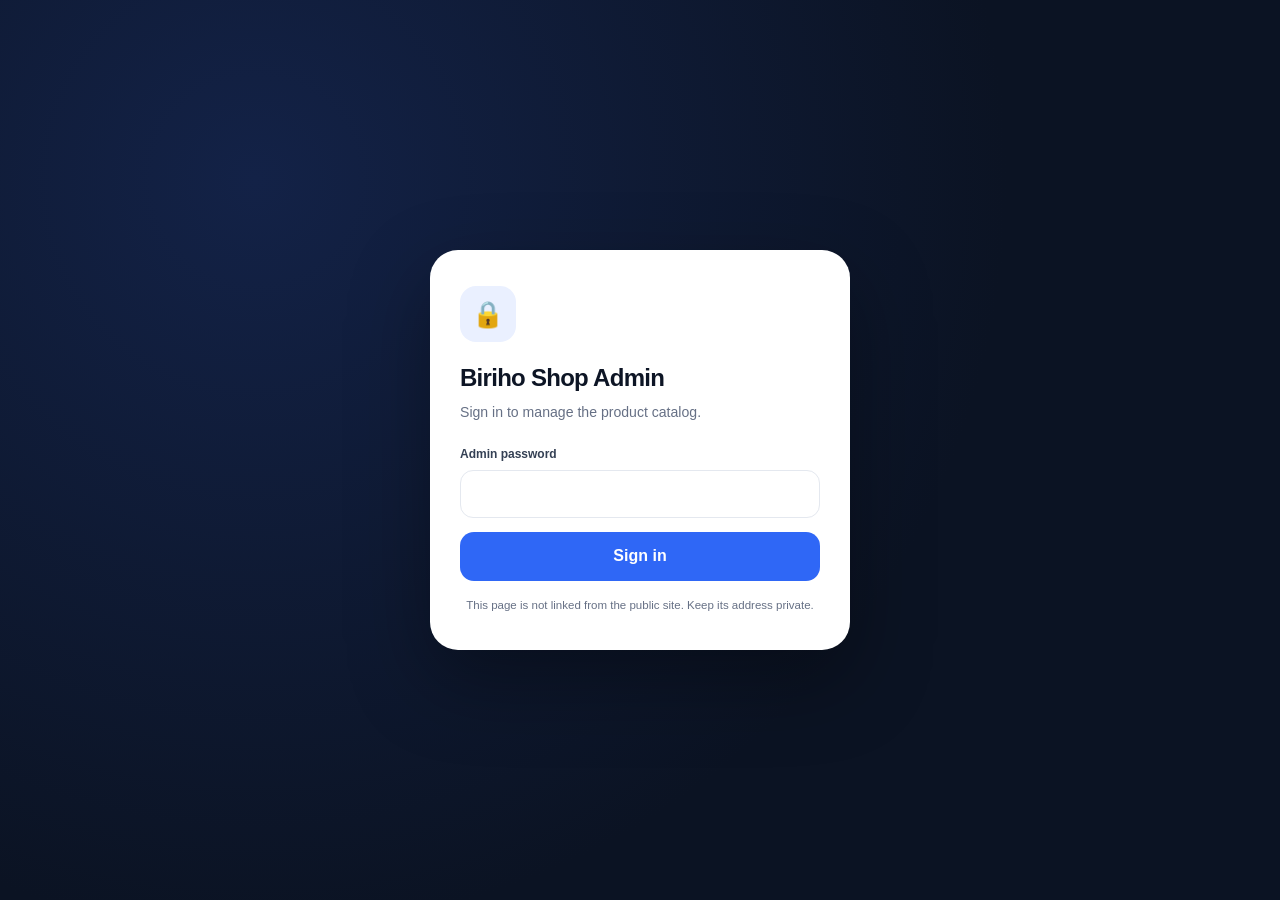
<file: biriho-admin.html>
<!DOCTYPE html>
<html lang="en">
<head>
<meta charset="UTF-8">
<meta name="viewport" content="width=device-width, initial-scale=1, viewport-fit=cover">
<meta name="theme-color" content="#0c1424">
<meta name="robots" content="noindex, nofollow">
<title>Biriho Shop | Admin</title>
<style>
:root{
  --bg:#f5f7fb;
  --surface:#ffffff;
  --ink:#0d1525;
  --muted:#667085;
  --line:#e4e8ef;
  --dark:#0b1323;
  --blue:#2f67f6;
  --blue-dark:#1f4ec6;
  --wa:#19b85a;
  --wa-dark:#108d44;
  --red:#e5484d;
  --red-dark:#c53438;
  --radius:22px;
  --shadow:0 20px 55px rgba(15,23,42,.10);
  --container:1240px;
}
*{box-sizing:border-box}
html{-webkit-text-size-adjust:100%}
body{margin:0;font-family:Inter,"Segoe UI",Arial,sans-serif;background:var(--bg);color:var(--ink);line-height:1.5}
img{display:block;max-width:100%}
a{text-decoration:none;color:inherit}
button,input,select,textarea{font:inherit}
button{cursor:pointer}
.container{width:min(calc(100% - 28px),var(--container));margin-inline:auto}
.hidden{display:none!important}

/* ---------- Config gate ---------- */
#configScreen{min-height:100dvh;display:grid;place-items:center;padding:20px;background:radial-gradient(circle at 20% 20%,#132247,#0b1323 60%)}
.config-card{width:min(520px,100%);background:var(--surface);border-radius:28px;padding:34px 30px;box-shadow:0 30px 80px rgba(0,0,0,.35)}
.config-card h1{margin:0 0 6px;font-size:1.4rem;letter-spacing:-.03em}
.config-card p{margin:0 0 18px;color:var(--muted);font-size:.86rem}
.config-card code{background:#f2f4f7;padding:2px 6px;border-radius:6px;font-size:.82rem}

/* ---------- Login ---------- */
#loginScreen{min-height:100dvh;display:grid;place-items:center;padding:20px;background:radial-gradient(circle at 20% 20%,#132247,#0b1323 60%)}
.login-card{width:min(420px,100%);background:var(--surface);border-radius:28px;padding:36px 30px;box-shadow:0 30px 80px rgba(0,0,0,.35)}
.login-card .lock{width:56px;height:56px;border-radius:16px;background:#eaf0ff;display:grid;place-items:center;font-size:1.6rem;margin-bottom:18px}
.login-card h1{margin:0 0 6px;font-size:1.5rem;letter-spacing:-.03em}
.login-card p{margin:0 0 22px;color:var(--muted);font-size:.88rem}
.field{margin-bottom:14px}
.field label{display:block;margin-bottom:7px;font-size:.75rem;font-weight:900;color:#344054}
.field input{width:100%;min-height:48px;border:1px solid var(--line);border-radius:13px;padding:0 14px;outline:none;transition:.2s}
.field input:focus{border-color:#9db7ff;box-shadow:0 0 0 4px rgba(47,103,246,.12)}
.login-error{display:none;background:#fdeceb;color:var(--red-dark);border:1px solid #f6c6c6;padding:10px 12px;border-radius:12px;font-size:.8rem;font-weight:700;margin-bottom:14px}
.login-error.show{display:block}
.btn{border:0;border-radius:14px;min-height:49px;padding:0 20px;font-weight:900;display:inline-flex;align-items:center;justify-content:center;gap:8px;transition:.15s}
.btn-block{width:100%}
.btn-blue{background:var(--blue);color:#fff}.btn-blue:hover{background:var(--blue-dark)}
.btn-wa{background:var(--wa);color:#fff}.btn-wa:hover{background:var(--wa-dark)}
.btn-red{background:var(--red);color:#fff}.btn-red:hover{background:var(--red-dark)}
.btn-ghost{background:#fff;color:var(--ink);border:1px solid var(--line)}.btn-ghost:hover{border-color:#b9c7e8}
.btn-dark{background:var(--dark);color:#fff}.btn-dark:hover{background:#152036}
.btn-sm{min-height:38px;padding:0 14px;font-size:.8rem;border-radius:11px}
.btn:disabled{opacity:.55;cursor:not-allowed}
.login-hint{margin-top:16px;font-size:.72rem;color:var(--muted);text-align:center}

/* ---------- Admin shell ---------- */
.admin-header{position:sticky;top:0;z-index:50;background:rgba(255,255,255,.95);border-bottom:1px solid var(--line);backdrop-filter:blur(14px)}
.admin-header .container{min-height:70px;display:flex;align-items:center;justify-content:space-between;gap:16px}
.brand{display:flex;align-items:center;gap:10px;font-size:1.1rem;font-weight:950;letter-spacing:-.03em}
.brand em{font-style:normal;color:var(--blue)}
.brand-badge{background:var(--dark);color:#fff;font-size:.62rem;font-weight:900;letter-spacing:.06em;text-transform:uppercase;padding:4px 9px;border-radius:999px}
.conn-dot{width:9px;height:9px;border-radius:999px;background:#c7cdd9;display:inline-block;margin-right:6px}
.conn-dot.ok{background:var(--wa)}
.conn-dot.err{background:var(--red)}
.conn-status{display:flex;align-items:center;font-size:.72rem;color:var(--muted);font-weight:800}
.header-right{display:flex;align-items:center;gap:14px}
.admin-main{padding:26px 0 70px}
.page-head{display:flex;flex-wrap:wrap;align-items:end;justify-content:space-between;gap:16px;margin-bottom:22px}
.page-head h2{margin:0;font-size:clamp(1.7rem,3vw,2.4rem);letter-spacing:-.04em}
.page-head p{margin:6px 0 0;color:var(--muted);font-size:.9rem}

.tabs{display:flex;gap:8px;margin-bottom:20px;flex-wrap:wrap}
.tab-btn{min-height:44px;padding:0 18px;border-radius:999px;border:1px solid var(--line);background:#fff;font-weight:900;font-size:.82rem;color:#475467}
.tab-btn.active{background:var(--dark);color:#fff;border-color:var(--dark)}
.tab-panel{display:none}
.tab-panel.active{display:block}

.stats-row{display:grid;grid-template-columns:repeat(4,minmax(0,1fr));gap:14px;margin-bottom:22px}
.stat-card{background:var(--surface);border:1px solid var(--line);border-radius:18px;padding:18px}
.stat-card .num{font-size:1.7rem;font-weight:950;letter-spacing:-.03em}
.stat-card .label{color:var(--muted);font-size:.75rem;font-weight:800;margin-top:2px}

.toolbar{display:flex;flex-wrap:wrap;gap:10px;align-items:center;justify-content:space-between;background:var(--surface);border:1px solid var(--line);border-radius:20px;padding:14px;margin-bottom:20px}
.toolbar-left{display:flex;flex-wrap:wrap;gap:10px;flex:1;min-width:0}
.toolbar-right{display:flex;flex-wrap:wrap;gap:10px}
.search-input{min-width:200px;flex:1;min-height:46px;border:1px solid var(--line);border-radius:999px;padding:0 18px;outline:none}
.search-input:focus{border-color:#9db7ff}
.dept-select{min-height:46px;border:1px solid var(--line);border-radius:999px;padding:0 16px;background:#fff;outline:none;font-weight:800}

.table-wrap{background:var(--surface);border:1px solid var(--line);border-radius:22px;overflow:hidden}
.p-row{display:grid;grid-template-columns:56px 1.6fr 1fr 1.4fr 130px;gap:14px;align-items:center;padding:12px 16px;border-bottom:1px solid var(--line)}
.p-row.head{background:#f8fafc;font-size:.7rem;font-weight:900;text-transform:uppercase;letter-spacing:.05em;color:var(--muted)}
.p-row:last-child{border-bottom:0}
.p-thumb{width:56px;height:44px;border-radius:10px;overflow:hidden;background:#e9edf3}
.p-thumb img{width:100%;height:100%;object-fit:cover}
.p-name{font-weight:850;overflow-wrap:anywhere}
.p-dept{color:var(--blue);font-weight:800;font-size:.78rem}
.p-specs{display:flex;flex-wrap:wrap;gap:5px}
.p-specs span{background:#f2f4f7;color:#475467;font-size:.65rem;font-weight:800;padding:4px 7px;border-radius:8px}
.row-actions{display:flex;gap:8px;justify-content:flex-end}
.icon-btn{width:38px;height:38px;border-radius:11px;border:1px solid var(--line);background:#fff;display:grid;place-items:center;font-size:1rem}
.icon-btn:hover{border-color:#b9c7e8}
.icon-btn.danger:hover{border-color:#f3b9ba;background:#fdeceb}
.empty-row{padding:60px 20px;text-align:center;color:var(--muted)}

/* department chips grid */
.dept-grid{display:grid;grid-template-columns:repeat(auto-fill,minmax(190px,1fr));gap:12px}
.dept-card{background:var(--surface);border:1px solid var(--line);border-radius:18px;padding:16px;display:flex;flex-direction:column;gap:10px}
.dept-card .top{display:flex;align-items:center;gap:10px}
.dept-card .emoji{width:44px;height:44px;border-radius:13px;background:#eaf0ff;display:grid;place-items:center;font-size:1.4rem}
.dept-card .name{font-weight:900;overflow-wrap:anywhere}
.dept-card .count{color:var(--muted);font-size:.75rem;font-weight:800}
.dept-card .actions{display:flex;gap:8px;margin-top:auto}

/* ---------- Modal ---------- */
.modal-backdrop{position:fixed;inset:0;background:rgba(11,19,35,.62);display:grid;place-items:center;z-index:200;padding:16px;backdrop-filter:blur(5px)}
.modal{width:min(760px,100%);max-height:92dvh;overflow:auto;background:var(--surface);border-radius:26px;padding:0;box-shadow:0 34px 90px rgba(11,19,35,.35);border:1px solid rgba(255,255,255,.6)}
.modal.narrow{width:min(420px,100%);padding:28px}
.modal-header{position:sticky;top:0;z-index:4;display:flex;align-items:flex-start;justify-content:space-between;gap:18px;padding:24px 28px 18px;background:rgba(255,255,255,.97);border-bottom:1px solid var(--line);backdrop-filter:blur(14px)}
.modal-header-copy{min-width:0}
.modal h3{margin:0 0 4px;font-size:1.45rem;letter-spacing:-.035em}
.modal .sub{margin:0;color:var(--muted);font-size:.84rem}
.modal-close{width:42px;height:42px;flex:0 0 42px;border:1px solid var(--line);border-radius:13px;background:#fff;color:#475467;font-size:1.35rem;line-height:1;display:grid;place-items:center;transition:.18s}
.modal-close:hover{background:#f2f4f7;color:var(--ink);border-color:#cbd3df}
.modal-body{padding:22px 28px 6px}
.grid-2{display:grid;grid-template-columns:1fr 1fr;gap:14px}
.field textarea{width:100%;border:1px solid var(--line);border-radius:13px;padding:12px 14px;outline:none;resize:vertical;min-height:92px}
.field select{width:100%;min-height:48px;border:1px solid var(--line);border-radius:13px;padding:0 14px;background:#fff;outline:none}
.field .help{margin-top:6px;font-size:.72rem;color:var(--muted)}
.section-label{display:flex;align-items:center;justify-content:space-between;gap:10px;margin-bottom:10px}
.section-label label{margin:0}
.required-note{font-size:.68rem;font-weight:800;color:var(--muted);background:#f2f4f7;padding:4px 8px;border-radius:999px}
.image-upload-card{border:1px solid var(--line);border-radius:19px;background:#f8fafc;padding:16px;margin-top:4px}
.image-method{display:grid;grid-template-columns:minmax(0,1fr) minmax(0,1fr);gap:12px}
.image-method-box{min-width:0;background:#fff;border:1px solid var(--line);border-radius:15px;padding:13px}
.image-method-title{display:flex;align-items:center;gap:8px;margin-bottom:9px;font-size:.76rem;font-weight:950;color:#344054}
.method-number{width:24px;height:24px;border-radius:8px;background:#eaf0ff;color:var(--blue);display:grid;place-items:center;font-size:.7rem;font-weight:950}
.image-method-box #fImage{min-height:45px;font-size:.84rem}
.upload-row{display:grid;grid-template-columns:minmax(0,1fr) auto;gap:8px;align-items:stretch}
.file-picker{position:relative;min-width:0;min-height:45px;border:1px dashed #aebbd1;border-radius:12px;background:#f8fafc;display:flex;align-items:center;padding:0 12px;cursor:pointer;transition:.18s}
.file-picker:hover{background:#f1f5ff;border-color:#7598ef}
.file-picker input[type=file]{position:absolute;inset:0;width:100%;height:100%;opacity:0;cursor:pointer}
.file-picker-copy{min-width:0;display:flex;align-items:center;gap:8px;color:#475467;font-size:.76rem;font-weight:850}
.file-picker-icon{font-size:1rem;flex:0 0 auto}
.file-name{display:block;white-space:nowrap;overflow:hidden;text-overflow:ellipsis}
.upload-row .btn{min-height:45px;white-space:nowrap}
.upload-status{min-height:19px;font-size:.73rem;color:var(--muted);margin-top:7px;font-weight:750}
.preview-box{width:100%;height:250px;border-radius:16px;background:linear-gradient(135deg,#eef2f7,#e5eaf1);overflow:hidden;margin-top:13px;position:relative;border:1px solid #dce2eb}
.preview-box img{width:100%;height:100%;object-fit:contain;background:#fff;opacity:0;transition:opacity .2s}
.preview-empty{position:absolute;inset:0;display:flex;flex-direction:column;align-items:center;justify-content:center;text-align:center;padding:24px;color:#667085;pointer-events:none}
.preview-empty-icon{width:54px;height:54px;border-radius:16px;background:#fff;display:grid;place-items:center;font-size:1.5rem;box-shadow:0 8px 20px rgba(15,23,42,.08);margin-bottom:10px}
.preview-empty strong{font-size:.86rem;color:#344054}
.preview-empty span{font-size:.73rem;margin-top:3px}
.preview-badge{position:absolute;left:10px;top:10px;z-index:2;padding:5px 8px;border-radius:999px;background:rgba(11,19,35,.82);color:#fff;font-size:.63rem;font-weight:900;letter-spacing:.04em;text-transform:uppercase;backdrop-filter:blur(8px)}
.specs-builder{border:1px solid var(--line);border-radius:18px;padding:15px;background:#fff}
.specs-builder textarea{margin-top:1px}
.specs-preview{display:flex;flex-wrap:wrap;gap:6px;margin-top:10px;min-height:29px}
.specs-preview span{max-width:100%;padding:5px 8px;border-radius:8px;background:#eef3ff;color:#315ab6;font-size:.68rem;font-weight:850;overflow-wrap:anywhere}
.specs-preview .empty-spec{background:#f2f4f7;color:#98a2b3;font-weight:750}
.modal-actions{position:sticky;bottom:0;z-index:4;display:flex;justify-content:flex-end;gap:10px;margin-top:18px;padding:16px 28px calc(16px + env(safe-area-inset-bottom,0px));background:rgba(255,255,255,.97);border-top:1px solid var(--line);backdrop-filter:blur(14px)}
.modal-actions .btn{min-width:126px}

.toast{position:fixed;left:50%;bottom:24px;transform:translateX(-50%);background:var(--dark);color:#fff;padding:12px 20px;border-radius:999px;font-size:.85rem;font-weight:800;box-shadow:0 20px 45px rgba(0,0,0,.3);z-index:300;opacity:0;pointer-events:none;transition:.25s;max-width:calc(100% - 40px);text-align:center}
.toast.show{opacity:1}

@media (max-width:900px){
  .stats-row{grid-template-columns:repeat(2,minmax(0,1fr))}
  .p-row{grid-template-columns:44px 1fr;grid-template-areas:"thumb name" "dept dept" "specs specs" "actions actions";row-gap:8px}
  .p-row.head{display:none}
  .p-thumb{grid-area:thumb;width:44px;height:36px}
  .p-name{grid-area:name}
  .p-dept{grid-area:dept}
  .p-specs{grid-area:specs}
  .row-actions{grid-area:actions;justify-content:flex-start}
  .grid-2{grid-template-columns:1fr}
}
@media (max-width:560px){
  .modal-backdrop{padding:8px;align-items:end}
  .modal{width:100%;max-height:96dvh;border-radius:24px 24px 0 0}
  .modal-header{padding:19px 18px 15px}
  .modal-body{padding:17px 16px 4px}
  .image-method{grid-template-columns:1fr}
  .preview-box{height:210px}
  .modal-actions{padding:13px 16px calc(13px + env(safe-area-inset-bottom,0px))}
  .modal-actions .btn{flex:1;min-width:0}
  .toolbar{flex-direction:column;align-items:stretch}
  .toolbar-right{justify-content:stretch}
  .toolbar-right .btn{flex:1}
  .header-right{gap:8px}
  .conn-status span.txt{display:none}
}
</style>
</head>
<body>

<!-- ============ CONFIG NOTICE (shown if Supabase isn't set up yet) ============ -->
<div id="configScreen" class="hidden">
  <div class="config-card">
    <div class="lock" style="width:56px;height:56px;border-radius:16px;background:#fdeceb;display:grid;place-items:center;font-size:1.6rem;margin-bottom:16px">⚠️</div>
    <h1>Supabase isn't connected yet</h1>
    <p>This dashboard needs a Supabase project so your catalog is stored online and shared by every visitor. Open this file and fill in the two placeholders near the top of the <code>&lt;script&gt;</code> section:</p>
    <p><code>SUPABASE_URL</code> and <code>SUPABASE_ANON_KEY</code></p>
    <p>You'll find both in your Supabase project under <strong>Project Settings → API</strong>. Then run the provided <code>supabase-setup.sql</code> once in the SQL Editor to create the tables.</p>
  </div>
</div>

<!-- ============ LOGIN ============ -->
<div id="loginScreen" class="hidden">
  <div class="login-card">
    <div class="lock">🔒</div>
    <h1>Biriho Shop Admin</h1>
    <p>Sign in to manage the product catalog.</p>
    <div class="login-error" id="loginError">Incorrect password. Please try again.</div>
    <form id="loginForm">
      <div class="field">
        <label for="passwordInput">Admin password</label>
        <input type="password" id="passwordInput" autocomplete="current-password" required>
      </div>
      <button type="submit" class="btn btn-blue btn-block">Sign in</button>
    </form>
    <div class="login-hint">This page is not linked from the public site. Keep its address private.</div>
  </div>
</div>

<!-- ============ ADMIN APP ============ -->
<div id="adminApp" class="hidden">
  <header class="admin-header">
    <div class="container">
      <div class="brand">Biriho <em>Shop</em> <span class="brand-badge">Admin</span></div>
      <div class="header-right">
        <span class="conn-status" id="connStatus"><span class="conn-dot" id="connDot"></span><span class="txt" id="connText">Connecting…</span></span>
        <button class="btn btn-ghost btn-sm" id="logoutBtn">Log out</button>
      </div>
    </div>
  </header>

  <main class="admin-main">
    <div class="container">
      <div class="page-head">
        <div>
          <h2>Catalog manager</h2>
          <p>Changes save straight to your Supabase database, so every visitor to the live site sees them immediately.</p>
        </div>
      </div>

      <div class="tabs">
        <button class="tab-btn active" data-tab="products">Products</button>
        <button class="tab-btn" data-tab="departments">Departments</button>
      </div>

      <!-- ---------------- PRODUCTS TAB ---------------- -->
      <div class="tab-panel active" id="tab-products">
        <div class="stats-row">
          <div class="stat-card"><div class="num" id="statTotal">0</div><div class="label">Total products</div></div>
          <div class="stat-card"><div class="num" id="statDepts">0</div><div class="label">Departments</div></div>
          <div class="stat-card"><div class="num" id="statTvs">0</div><div class="label">Products with sizes</div></div>
          <div class="stat-card"><div class="num" id="statFiltered">0</div><div class="label">Matching current filter</div></div>
        </div>

        <div class="toolbar">
          <div class="toolbar-left">
            <input type="text" id="searchInput" class="search-input" placeholder="Search products…">
            <select id="deptFilter" class="dept-select"></select>
          </div>
          <div class="toolbar-right">
            <button class="btn btn-blue" id="addProductBtn">+ Add product</button>
          </div>
        </div>

        <div class="table-wrap">
          <div class="p-row head">
            <div></div>
            <div>Product</div>
            <div>Department</div>
            <div>Specs</div>
            <div style="text-align:right">Actions</div>
          </div>
          <div id="productList"><div class="empty-row">Loading…</div></div>
        </div>
      </div>

      <!-- ---------------- DEPARTMENTS TAB ---------------- -->
      <div class="tab-panel" id="tab-departments">
        <div class="toolbar">
          <div class="toolbar-left"><p style="margin:0;color:var(--muted);font-size:.85rem">Departments group your products and power the category filter chips on the storefront.</p></div>
          <div class="toolbar-right">
            <button class="btn btn-blue" id="addDeptBtn">+ Add department</button>
          </div>
        </div>
        <div class="dept-grid" id="deptGrid"></div>
      </div>
    </div>
  </main>
</div>

<!-- ============ PRODUCT MODAL ============ -->
<div id="modalBackdrop" class="modal-backdrop hidden">
  <div class="modal" role="dialog" aria-modal="true" aria-labelledby="modalTitle">
    <div class="modal-header">
      <div class="modal-header-copy">
        <h3 id="modalTitle">Add product</h3>
        <p class="sub">Add the main information, choose an image, then save.</p>
      </div>
      <button type="button" class="modal-close" id="modalCloseBtn" aria-label="Close product form">×</button>
    </div>
    <form id="productForm">
      <div class="modal-body">
        <div class="grid-2">
          <div class="field">
            <label for="fName">Product name *</label>
            <input type="text" id="fName" required placeholder="e.g. Washing machine">
          </div>
          <div class="field">
            <label for="fDept">Department *</label>
            <select id="fDept" required></select>
            <div class="help">Departments can be managed from the Departments tab.</div>
          </div>
        </div>
        <div class="grid-2">
          <div class="field">
            <label for="fBrand">Brand <span style="font-weight:700;color:var(--muted)">(optional)</span></label>
            <input type="text" id="fBrand" placeholder="e.g. Hisense">
          </div>
          <div class="field">
            <label for="fSizes">Sizes <span style="font-weight:700;color:var(--muted)">(optional)</span></label>
            <input type="text" id="fSizes" placeholder="e.g. 32″, 43″, 55″">
            <div class="help">Separate several sizes with commas.</div>
          </div>
        </div>

        <div class="field">
          <div class="section-label">
            <label for="fImage">Product image *</label>
            <span class="required-note">Choose one method</span>
          </div>
          <div class="image-upload-card">
            <div class="image-method">
              <div class="image-method-box">
                <div class="image-method-title"><span class="method-number">1</span> Paste an image link</div>
                <input type="url" id="fImage" required placeholder="https://example.com/product.jpg" inputmode="url">
              </div>
              <div class="image-method-box">
                <div class="image-method-title"><span class="method-number">2</span> Upload from your device</div>
                <div class="upload-row">
                  <label class="file-picker" for="fImageFile">
                    <input type="file" id="fImageFile" accept="image/*">
                    <span class="file-picker-copy"><span class="file-picker-icon">🖼️</span><span class="file-name" id="fileNameText">Choose image</span></span>
                  </label>
                  <button type="button" class="btn btn-ghost btn-sm" id="uploadBtn">Upload</button>
                </div>
                <div class="upload-status" id="uploadStatus">PNG, JPG or WEBP recommended.</div>
              </div>
            </div>
            <div class="preview-box">
              <span class="preview-badge">Image preview</span>
              <img id="previewImg" alt="Selected product preview">
              <div class="preview-empty" id="previewEmpty">
                <div class="preview-empty-icon">📷</div>
                <strong>Your product image will appear here</strong>
                <span>Paste a link or choose a file above.</span>
              </div>
            </div>
          </div>
        </div>

        <div class="field specs-builder">
          <div class="section-label">
            <label for="fSpecs">Product specifications *</label>
            <span class="required-note">Use commas</span>
          </div>
          <textarea id="fSpecs" required placeholder="e.g. Top load, 10 kg capacity, 8 wash programs"></textarea>
          <div class="help">Each item becomes a small information tag on the product card.</div>
          <div class="specs-preview" id="specsPreview"><span class="empty-spec">Your specification tags will appear here</span></div>
        </div>
      </div>
      <div class="modal-actions">
        <button type="button" class="btn btn-ghost" id="cancelModalBtn">Cancel</button>
        <button type="submit" class="btn btn-blue" id="saveProductBtn">Save product</button>
      </div>
    </form>
  </div>
</div>

<!-- ============ DEPARTMENT MODAL ============ -->
<div id="deptModalBackdrop" class="modal-backdrop hidden">
  <div class="modal narrow">
    <h3 id="deptModalTitle">Add department</h3>
    <p class="sub">Give it a short icon (an emoji works well).</p>
    <form id="deptForm">
      <div class="field">
        <label for="dName">Department name *</label>
        <input type="text" id="dName" required placeholder="e.g. Laundry">
      </div>
      <div class="field">
        <label for="dIcon">Icon (emoji)</label>
        <input type="text" id="dIcon" placeholder="🧺" maxlength="4">
      </div>
      <div class="modal-actions">
        <button type="button" class="btn btn-ghost" id="cancelDeptModalBtn">Cancel</button>
        <button type="submit" class="btn btn-blue" id="saveDeptBtn">Save department</button>
      </div>
    </form>
  </div>
</div>

<div class="toast" id="toast"></div>

<script>

/* ==========================================================================
   SELF-CONTAINED DATA CLIENT
   Uses the official Supabase browser library when available. If the CDN is
   blocked or the page is opened directly with file://, it automatically uses
   Supabase's REST API through fetch so the page never stays blank.
   ========================================================================== */
function createRestDataClient(baseUrl, anonKey){
  const root = String(baseUrl || "").replace(/\/$/, "");
  return {
    from(table){
      let method = "GET";
      let body = null;
      let selectedColumns = "*";
      let orderBy = null;
      const filters = [];

      const query = {
        select(columns = "*"){
          method = "GET";
          selectedColumns = columns;
          return query;
        },
        insert(payload){
          method = "POST";
          body = payload;
          return query;
        },
        update(payload){
          method = "PATCH";
          body = payload;
          return query;
        },
        delete(){
          method = "DELETE";
          return query;
        },
        eq(column, value){
          filters.push([column, value]);
          return query;
        },
        order(column, options = {}){
          orderBy = [column, options.ascending !== false ? "asc" : "desc"];
          return query;
        },
        then(resolve, reject){
          execute().then(resolve, reject);
        }
      };

      async function execute(){
        try{
          const params = new URLSearchParams();
          if(method === "GET") params.set("select", selectedColumns);
          filters.forEach(([column, value]) => params.append(column, `eq.${value}`));
          if(orderBy) params.set("order", `${orderBy[0]}.${orderBy[1]}`);

          const url = `${root}/rest/v1/${encodeURIComponent(table)}${params.toString() ? `?${params}` : ""}`;
          const headers = {
            apikey: anonKey,
            Authorization: `Bearer ${anonKey}`,
            Accept: "application/json"
          };
          if(method !== "GET"){
            headers["Content-Type"] = "application/json";
            headers.Prefer = "return=representation";
          }

          const response = await fetch(url, {
            method,
            headers,
            body: body === null ? undefined : JSON.stringify(body)
          });
          const text = await response.text();
          let payload = null;
          if(text){
            try{ payload = JSON.parse(text); }
            catch{ payload = text; }
          }

          if(!response.ok){
            const message = payload && typeof payload === "object"
              ? (payload.message || payload.hint || payload.details)
              : String(payload || `${response.status} ${response.statusText}`);
            return { data: null, error: { message } };
          }
          return { data: payload, error: null };
        }catch(error){
          return { data: null, error: { message: error?.message || "Network request failed" } };
        }
      }

      return query;
    }
  };
}

function createDataClient(baseUrl, anonKey){
  if(window.supabase && typeof window.supabase.createClient === "function"){
    return window.supabase.createClient(baseUrl, anonKey);
  }
  return createRestDataClient(baseUrl, anonKey);
}

/* ==========================================================================
   CONFIG — fill these in before using the dashboard.
   ========================================================================== */
const SUPABASE_URL = "https://cqjuirswcehwazmpyimm.supabase.co";           // e.g. https://xxxxxxxx.supabase.co
const SUPABASE_ANON_KEY = "eyJhbGciOiJIUzI1NiIsInR5cCI6IkpXVCJ9.eyJpc3MiOiJzdXBhYmFzZSIsInJlZiI6ImNxanVpcnN3Y2Vod2F6bXB5aW1tIiwicm9sZSI6ImFub24iLCJpYXQiOjE3ODE5NDM0MzcsImV4cCI6MjA5NzUxOTQzN30.2sSVHJZnPxO-GUYu1p59i4xEuvA6Q1h_JvoeE4SOczM"; // Project Settings → API → anon public key
const IMGBB_API_KEY = "8b4bdc7649720f7542d40df76a8ceae1";

/* ==========================================================================
   ADMIN LOGIN
   Client-side password gate — keeps the page out of casual reach but is
   NOT real security (the check lives in this page's own code). Real
   protection over who can write to your data comes from Supabase Row Level
   Security, which the setup SQL currently leaves open to anyone holding
   the anon key so this simple dashboard can write to it. See the README
   notes Claude gave you for how to tighten this later with Supabase Auth.
   ========================================================================== */
const ADMIN_PASSWORD = "biriho2026";
const SESSION_KEY = "biriho_admin_session";

const configScreen = document.getElementById("configScreen");
const loginScreen = document.getElementById("loginScreen");
const adminApp = document.getElementById("adminApp");


function showStartupError(message){
  configScreen.classList.remove("hidden");
  loginScreen.classList.add("hidden");
  adminApp.classList.add("hidden");
  const card = configScreen.querySelector(".config-card");
  if(card){
    card.innerHTML = `
      <div style="width:56px;height:56px;border-radius:16px;background:#fdeceb;display:grid;place-items:center;font-size:1.6rem;margin-bottom:16px">⚠️</div>
      <h1>Admin page could not start</h1>
      <p>${String(message || "Unknown startup error").replace(/[&<>\"']/g, c => ({"&":"&amp;","<":"&lt;",">":"&gt;",'\"':"&quot;","'":"&#39;"}[c]))}</p>
      <p>Check your internet connection, then reload the page. The page can be opened directly from your Downloads folder.</p>`;
  }
}

window.addEventListener("error", event => {
  if(loginScreen.classList.contains("hidden") && adminApp.classList.contains("hidden")){
    showStartupError(event.message);
  }
});
window.addEventListener("unhandledrejection", event => {
  console.error(event.reason);
});

let supabase = null;
const isConfigured = SUPABASE_URL !== "YOUR_SUPABASE_URL" && SUPABASE_ANON_KEY !== "YOUR_SUPABASE_ANON_KEY";

if(!isConfigured){
  configScreen.classList.remove("hidden");
} else {
  supabase = createDataClient(SUPABASE_URL, SUPABASE_ANON_KEY);
  loginScreen.classList.remove("hidden");
  if(sessionStorage.getItem(SESSION_KEY) === "1"){ showApp(); }
}

document.getElementById("loginForm")?.addEventListener("submit", e=>{
  e.preventDefault();
  const val = document.getElementById("passwordInput").value;
  const loginError = document.getElementById("loginError");
  if(val === ADMIN_PASSWORD){
    sessionStorage.setItem(SESSION_KEY,"1");
    loginError.classList.remove("show");
    showApp();
  } else {
    loginError.classList.add("show");
  }
});
document.getElementById("logoutBtn")?.addEventListener("click",()=>{
  sessionStorage.removeItem(SESSION_KEY);
  adminApp.classList.add("hidden");
  loginScreen.classList.remove("hidden");
  document.getElementById("passwordInput").value="";
});

function showApp(){
  loginScreen.classList.add("hidden");
  adminApp.classList.remove("hidden");
  initData();
}

/* ==========================================================================
   TABS
   ========================================================================== */
document.querySelectorAll(".tab-btn").forEach(btn=>{
  btn.addEventListener("click", ()=>{
    document.querySelectorAll(".tab-btn").forEach(b=>b.classList.remove("active"));
    document.querySelectorAll(".tab-panel").forEach(p=>p.classList.remove("active"));
    btn.classList.add("active");
    document.getElementById("tab-"+btn.dataset.tab).classList.add("active");
  });
});

/* ==========================================================================
   DATA
   ========================================================================== */
let products = [];
let departmentsData = []; // [{name, icon, sort_order}]
let editingProductId = null;
let editingDeptName = null;
let searchTerm = "";
let deptFilterValue = "All";

function setConn(state, text){
  const dot = document.getElementById("connDot");
  const txt = document.getElementById("connText");
  dot.className = "conn-dot" + (state ? " "+state : "");
  txt.textContent = text;
}

async function initData(){
  setConn("", "Connecting…");
  const results = await Promise.all([fetchDepartments(), fetchProducts()]);
  if(results.every(Boolean)) setConn("ok", "Connected");
  renderAll();
}

async function fetchProducts(){
  const { data, error } = await supabase.from("products").select("*").order("created_at", { ascending: true });
  if(error){ setConn("err", "Connection error"); showToast("Couldn't load products: " + error.message); products = []; return false; }
  products = data || [];
  return true;
}
async function fetchDepartments(){
  const { data, error } = await supabase.from("departments").select("*").order("sort_order", { ascending: true });
  if(error){ setConn("err", "Connection error"); showToast("Couldn't load departments: " + error.message); departmentsData = []; return false; }
  departmentsData = data || [];
  return true;
}

/* ---------- Rendering: shared ---------- */
function departmentNames(){ return departmentsData.map(d=>d.name); }

function renderAll(){ renderDeptFilter(); renderProductFormDeptOptions(); renderProductList(); renderDeptGrid(); }

/* ---------- Products list ---------- */
const productList = document.getElementById("productList");
const deptFilter = document.getElementById("deptFilter");

function renderDeptFilter(){
  deptFilter.innerHTML = ["All", ...departmentNames()].map(d=>`<option value="${escapeAttr(d)}">${escapeHtml(d)}</option>`).join("");
  deptFilter.value = deptFilterValue;
}

function renderProductFormDeptOptions(){
  const sel = document.getElementById("fDept");
  if(!departmentNames().length){
    sel.innerHTML = `<option value="">Add a department first</option>`;
    return;
  }
  sel.innerHTML = departmentNames().map(d=>`<option value="${escapeAttr(d)}">${escapeHtml(d)}</option>`).join("");
}

function renderStats(filteredCount){
  document.getElementById("statTotal").textContent = products.length;
  document.getElementById("statDepts").textContent = departmentsData.length;
  document.getElementById("statTvs").textContent = products.filter(p=>p.sizes && p.sizes.length).length;
  document.getElementById("statFiltered").textContent = filteredCount;
}

function renderProductList(){
  const filtered = products.filter(p=>{
    const deptOk = deptFilterValue==="All" || p.department===deptFilterValue;
    const hay = `${p.name} ${p.department} ${(p.specs||[]).join(" ")} ${p.brand||""}`.toLowerCase();
    return deptOk && hay.includes(searchTerm.toLowerCase());
  });
  renderStats(filtered.length);

  if(!filtered.length){
    productList.innerHTML = `<div class="empty-row">No products match this search or filter.</div>`;
    return;
  }

  productList.innerHTML = filtered.map(p=>`
    <div class="p-row">
      <div class="p-thumb"><img src="${escapeAttr(p.image)}" alt="" onerror="this.style.opacity=0"></div>
      <div class="p-name">${escapeHtml(p.name)}${p.brand?` <span style="color:var(--muted);font-weight:700">· ${escapeHtml(p.brand)}</span>`:""}</div>
      <div class="p-dept">${escapeHtml(p.department)}</div>
      <div class="p-specs">${(p.specs||[]).map(s=>`<span>${escapeHtml(s)}</span>`).join("")}</div>
      <div class="row-actions">
        <button class="icon-btn" title="Edit" data-edit="${p.id}">✏️</button>
        <button class="icon-btn danger" title="Delete" data-delete="${p.id}">🗑️</button>
      </div>
    </div>
  `).join("");
}

function escapeHtml(str){ return String(str).replace(/[&<>"']/g,c=>({"&":"&amp;","<":"&lt;",">":"&gt;",'"':"&quot;","'":"&#39;"}[c])); }
function escapeAttr(str){ return escapeHtml(str); }

document.getElementById("searchInput").addEventListener("input", e=>{ searchTerm = e.target.value.trim(); renderProductList(); });
deptFilter.addEventListener("change", e=>{ deptFilterValue = e.target.value; renderProductList(); });

/* ---------- Departments grid ---------- */
const deptGrid = document.getElementById("deptGrid");
function renderDeptGrid(){
  if(!departmentsData.length){
    deptGrid.innerHTML = `<div class="empty-row" style="grid-column:1/-1">No departments yet — add your first one.</div>`;
    return;
  }
  deptGrid.innerHTML = departmentsData.map(d=>{
    const count = products.filter(p=>p.department===d.name).length;
    return `<div class="dept-card">
      <div class="top">
        <div class="emoji">${escapeHtml(d.icon || "📦")}</div>
        <div><div class="name">${escapeHtml(d.name)}</div><div class="count">${count} product${count===1?"":"s"}</div></div>
      </div>
      <div class="actions">
        <button class="btn btn-ghost btn-sm" data-edit-dept="${escapeAttr(d.name)}">Edit</button>
        <button class="btn btn-ghost btn-sm" data-delete-dept="${escapeAttr(d.name)}">Delete</button>
      </div>
    </div>`;
  }).join("");
}

/* ==========================================================================
   PRODUCT MODAL
   ========================================================================== */
const modalBackdrop = document.getElementById("modalBackdrop");
const productForm = document.getElementById("productForm");
const modalTitle = document.getElementById("modalTitle");
const fName = document.getElementById("fName");
const fDept = document.getElementById("fDept");
const fBrand = document.getElementById("fBrand");
const fSizes = document.getElementById("fSizes");
const fImage = document.getElementById("fImage");
const fSpecs = document.getElementById("fSpecs");
const previewImg = document.getElementById("previewImg");
const previewEmpty = document.getElementById("previewEmpty");
const fileNameText = document.getElementById("fileNameText");
const specsPreview = document.getElementById("specsPreview");
const fImageFile = document.getElementById("fImageFile");
const uploadStatus = document.getElementById("uploadStatus");
let localPreviewUrl = "";

function setImagePreview(src){
  const value = (src || "").trim();
  if(!value){
    previewImg.removeAttribute("src");
    previewImg.style.opacity = 0;
    previewEmpty.classList.remove("hidden");
    return;
  }
  previewEmpty.classList.add("hidden");
  previewImg.style.opacity = 0;
  previewImg.onload = ()=>{
    previewImg.style.opacity = 1;
    previewEmpty.classList.add("hidden");
  };
  previewImg.onerror = ()=>{
    previewImg.style.opacity = 0;
    previewEmpty.classList.remove("hidden");
    previewEmpty.querySelector("strong").textContent = "This image could not be displayed";
    previewEmpty.querySelector("span").textContent = "Check the image link or choose another file.";
  };
  previewImg.src = value;
}

function resetPreviewMessage(){
  previewEmpty.querySelector("strong").textContent = "Your product image will appear here";
  previewEmpty.querySelector("span").textContent = "Paste a link or choose a file above.";
}

function renderSpecsPreview(){
  const specs = fSpecs.value.split(",").map(s=>s.trim()).filter(Boolean);
  specsPreview.innerHTML = specs.length
    ? specs.map(spec=>`<span>${escapeHtml(spec)}</span>`).join("")
    : `<span class="empty-spec">Your specification tags will appear here</span>`;
}

function openProductModal(id){
  editingProductId = id;
  renderProductFormDeptOptions();
  if(id === null){
    modalTitle.textContent = "Add product";
    productForm.reset();
    resetPreviewMessage();
    setImagePreview("");
    fileNameText.textContent = "Choose image";
    uploadStatus.textContent = "PNG, JPG or WEBP recommended.";
    renderSpecsPreview();
  } else {
    const p = products.find(x=>x.id===id);
    modalTitle.textContent = "Edit product";
    fName.value = p.name || "";
    fDept.value = p.department || "";
    fBrand.value = p.brand || "";
    fSizes.value = (p.sizes||[]).join(", ");
    fImage.value = p.image || "";
    fSpecs.value = (p.specs||[]).join(", ");
    resetPreviewMessage();
    setImagePreview(p.image || "");
    fileNameText.textContent = "Choose image";
    uploadStatus.textContent = "PNG, JPG or WEBP recommended.";
    renderSpecsPreview();
  }
  modalBackdrop.classList.remove("hidden");
}
function closeProductModal(){
  modalBackdrop.classList.add("hidden");
  editingProductId = null;
  fImageFile.value = "";
  fileNameText.textContent = "Choose image";
  if(localPreviewUrl){ URL.revokeObjectURL(localPreviewUrl); localPreviewUrl = ""; }
}

document.getElementById("addProductBtn").addEventListener("click", ()=>{
  if(!departmentNames().length){ showToast("Add a department first, from the Departments tab"); return; }
  openProductModal(null);
});
document.getElementById("cancelModalBtn").addEventListener("click", closeProductModal);
document.getElementById("modalCloseBtn").addEventListener("click", closeProductModal);
modalBackdrop.addEventListener("click", e=>{ if(e.target===modalBackdrop) closeProductModal(); });
document.addEventListener("keydown", e=>{ if(e.key === "Escape" && !modalBackdrop.classList.contains("hidden")) closeProductModal(); });
fImage.addEventListener("input", ()=>{
  resetPreviewMessage();
  setImagePreview(fImage.value);
});
fImageFile.addEventListener("change", ()=>{
  const file = fImageFile.files[0];
  fileNameText.textContent = file ? file.name : "Choose image";
  if(!file) return;
  if(localPreviewUrl) URL.revokeObjectURL(localPreviewUrl);
  localPreviewUrl = URL.createObjectURL(file);
  resetPreviewMessage();
  setImagePreview(localPreviewUrl);
  uploadStatus.textContent = "Ready to upload. Click Upload to save it online.";
});
fSpecs.addEventListener("input", renderSpecsPreview);

productList.addEventListener("click", async e=>{
  const editBtn = e.target.closest("[data-edit]");
  const delBtn = e.target.closest("[data-delete]");
  if(editBtn){ openProductModal(editBtn.dataset.edit); }
  if(delBtn){
    const id = delBtn.dataset.delete;
    const p = products.find(x=>x.id===id);
    if(confirm(`Delete "${p.name}"? This can't be undone.`)){
      const { error } = await supabase.from("products").delete().eq("id", id);
      if(error){ showToast("Delete failed: " + error.message); return; }
      await fetchProducts();
      renderAll();
      showToast("Product deleted");
    }
  }
});

/* ---------- ImgBB upload ---------- */
document.getElementById("uploadBtn").addEventListener("click", async ()=>{
  const file = fImageFile.files[0];
  if(!file){ uploadStatus.textContent = "Choose an image file first."; return; }
  uploadStatus.textContent = "Uploading image…";
  try{
    const fd = new FormData();
    fd.append("image", file);
    const res = await fetch(`https://api.imgbb.com/1/upload?key=${IMGBB_API_KEY}`, { method:"POST", body: fd });
    const data = await res.json();
    if(!data.success) throw new Error(data.error?.message || "Upload failed");
    fImage.value = data.data.url;
    resetPreviewMessage();
    setImagePreview(data.data.url);
    uploadStatus.textContent = "Image uploaded successfully ✓";
  }catch(err){
    uploadStatus.textContent = "Upload failed: " + err.message;
  }
});

productForm.addEventListener("submit", async e=>{
  e.preventDefault();
  const specs = fSpecs.value.split(",").map(s=>s.trim()).filter(Boolean);
  const sizes = fSizes.value.split(",").map(s=>s.trim()).filter(Boolean);
  const entry = {
    name: fName.value.trim(),
    department: fDept.value,
    image: fImage.value.trim(),
    brand: fBrand.value.trim() || null,
    sizes: sizes.length ? sizes : null,
    specs
  };
  const saveBtn = document.getElementById("saveProductBtn");
  saveBtn.disabled = true;
  let error;
  if(editingProductId === null){
    ({ error } = await supabase.from("products").insert(entry));
  } else {
    ({ error } = await supabase.from("products").update(entry).eq("id", editingProductId));
  }
  saveBtn.disabled = false;
  if(error){ showToast("Save failed: " + error.message); return; }
  await fetchProducts();
  closeProductModal();
  renderAll();
  showToast(editingProductId === null ? "Product added" : "Product updated");
});

/* ==========================================================================
   DEPARTMENT MODAL
   ========================================================================== */
const deptModalBackdrop = document.getElementById("deptModalBackdrop");
const deptForm = document.getElementById("deptForm");
const deptModalTitle = document.getElementById("deptModalTitle");
const dName = document.getElementById("dName");
const dIcon = document.getElementById("dIcon");

function openDeptModal(name){
  editingDeptName = name;
  if(name === null){
    deptModalTitle.textContent = "Add department";
    deptForm.reset();
    dName.disabled = false;
  } else {
    const d = departmentsData.find(x=>x.name===name);
    deptModalTitle.textContent = "Edit department";
    dName.value = d.name;
    dIcon.value = d.icon || "";
    dName.disabled = true; // renaming would need to update every product too; keep simple & safe
  }
  deptModalBackdrop.classList.remove("hidden");
}
function closeDeptModal(){ deptModalBackdrop.classList.add("hidden"); editingDeptName = null; }

document.getElementById("addDeptBtn").addEventListener("click", ()=>openDeptModal(null));
document.getElementById("cancelDeptModalBtn").addEventListener("click", closeDeptModal);
deptModalBackdrop.addEventListener("click", e=>{ if(e.target===deptModalBackdrop) closeDeptModal(); });

deptGrid.addEventListener("click", async e=>{
  const editBtn = e.target.closest("[data-edit-dept]");
  const delBtn = e.target.closest("[data-delete-dept]");
  if(editBtn){ openDeptModal(editBtn.dataset.editDept); }
  if(delBtn){
    const name = delBtn.dataset.deleteDept;
    const count = products.filter(p=>p.department===name).length;
    if(count > 0){
      showToast(`Can't delete "${name}" — ${count} product(s) still use it. Move or delete them first.`);
      return;
    }
    if(confirm(`Delete department "${name}"?`)){
      const { error } = await supabase.from("departments").delete().eq("name", name);
      if(error){ showToast("Delete failed: " + error.message); return; }
      await fetchDepartments();
      renderAll();
      showToast("Department deleted");
    }
  }
});

deptForm.addEventListener("submit", async e=>{
  e.preventDefault();
  const name = dName.value.trim();
  const icon = dIcon.value.trim() || "📦";
  const saveBtn = document.getElementById("saveDeptBtn");
  saveBtn.disabled = true;
  let error;
  if(editingDeptName === null){
    if(departmentNames().includes(name)){ showToast("That department already exists"); saveBtn.disabled=false; return; }
    ({ error } = await supabase.from("departments").insert({ name, icon, sort_order: departmentsData.length + 1 }));
  } else {
    ({ error } = await supabase.from("departments").update({ icon }).eq("name", editingDeptName));
  }
  saveBtn.disabled = false;
  if(error){ showToast("Save failed: " + error.message); return; }
  await fetchDepartments();
  closeDeptModal();
  renderAll();
  showToast(editingDeptName === null ? "Department added" : "Department updated");
});

/* ---------- Toast ---------- */
let toastTimer;
function showToast(msg){
  const toast = document.getElementById("toast");
  toast.textContent = msg;
  toast.classList.add("show");
  clearTimeout(toastTimer);
  toastTimer = setTimeout(()=>toast.classList.remove("show"), 3200);
}
</script>
</body>
</html>
</file>
